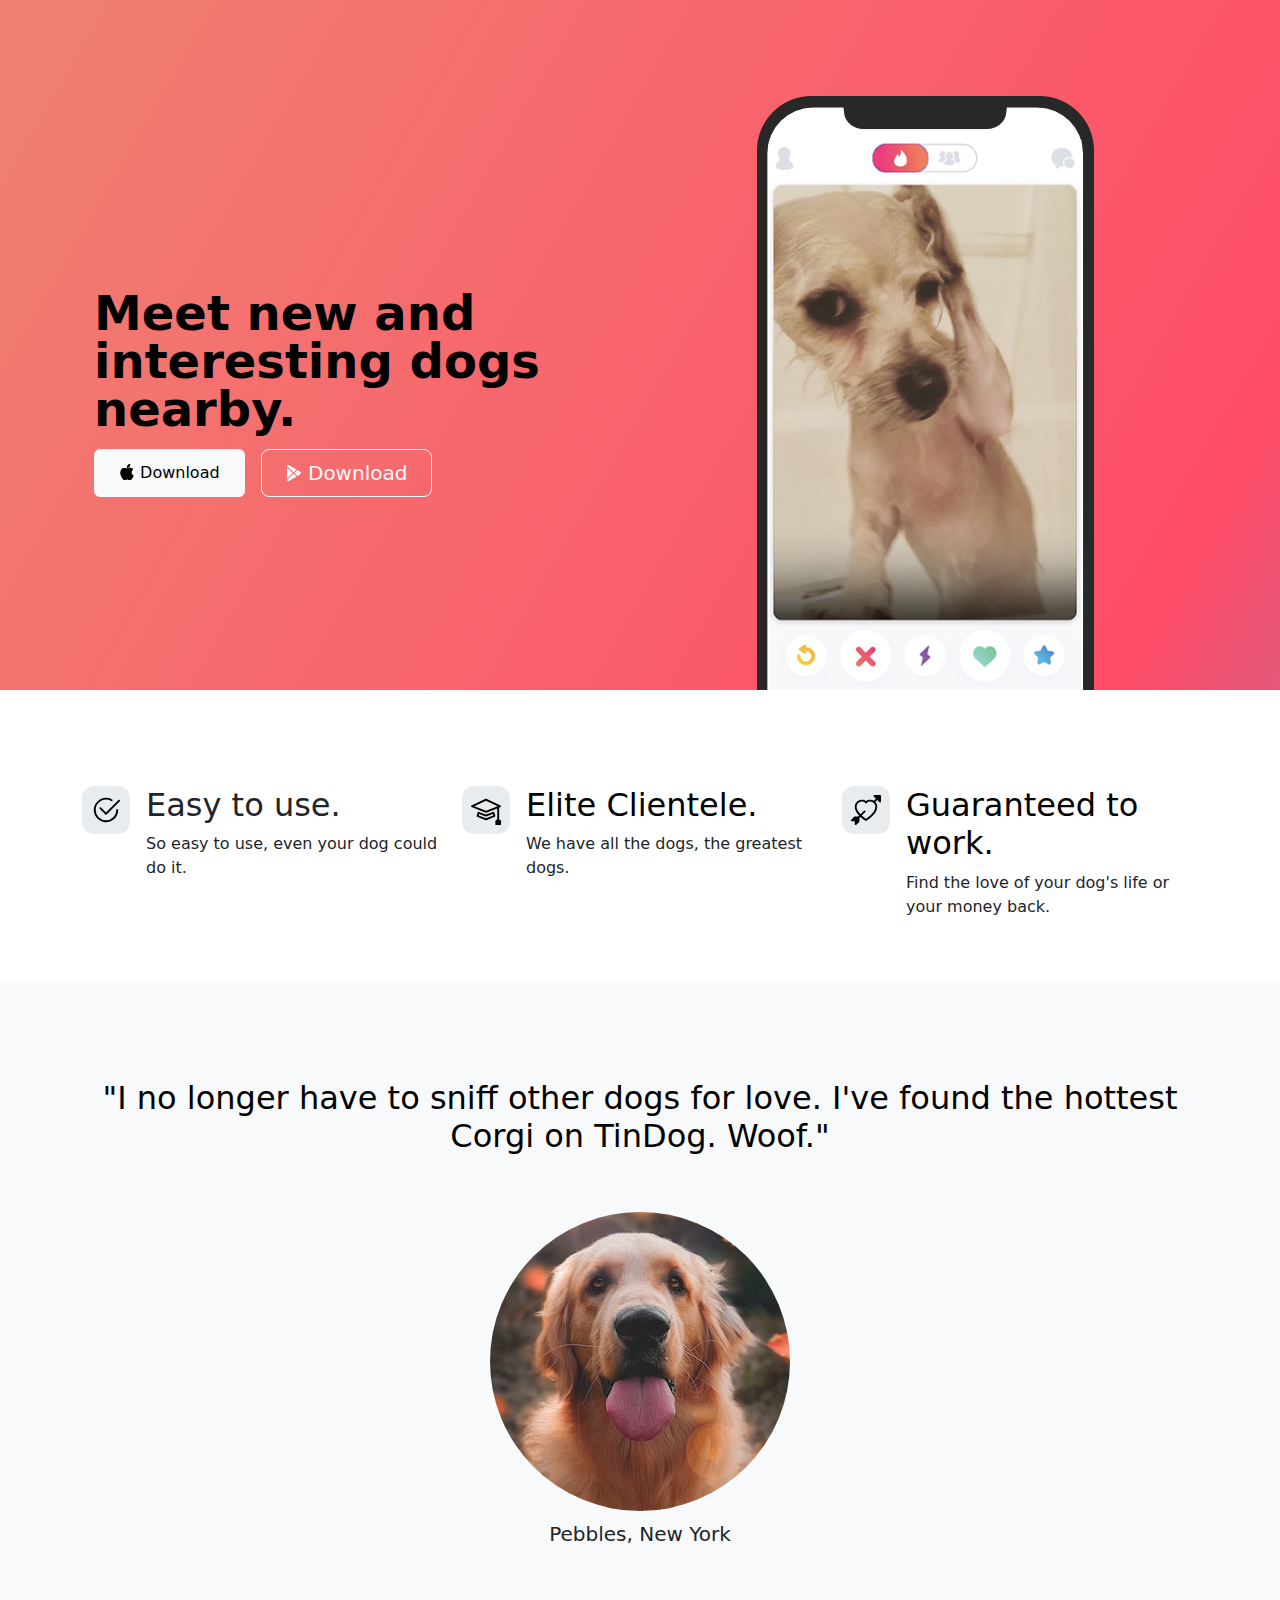
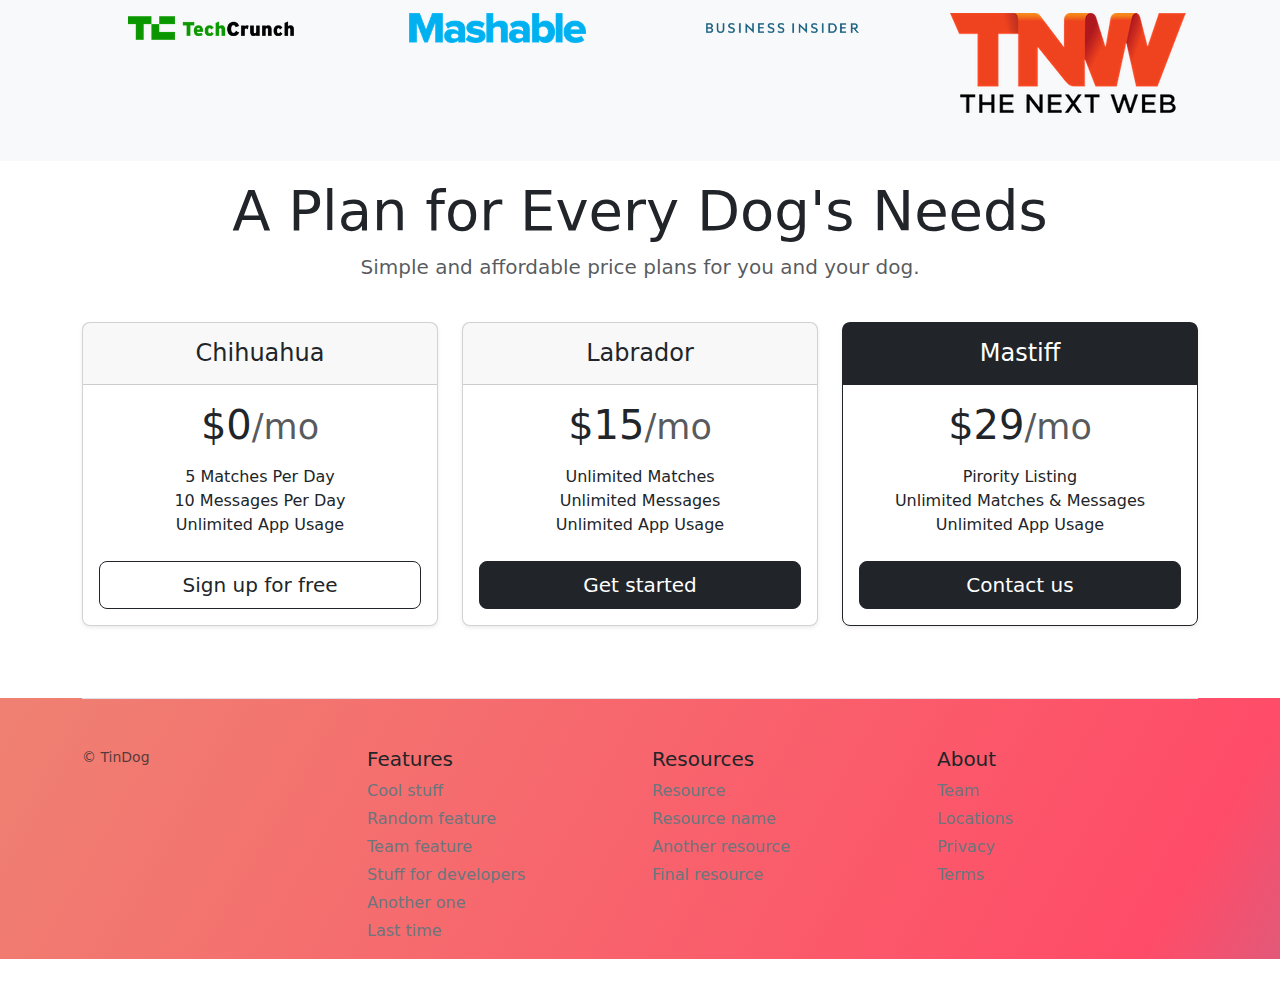
<file: TinDog Project/index.html>
<!DOCTYPE html>
<html lang="en">

<head>
  <meta charset="UTF-8">
  <meta name="viewport" content="width=device-width, initial-scale=1.0">
  <title>TinDog</title>
  <link href="https://cdn.jsdelivr.net/npm/bootstrap@5.3.3/dist/css/bootstrap.min.css" rel="stylesheet" integrity="sha384-QWTKZyjpPEjISv5WaRU9OFeRpok6YctnYmDr5pNlyT2bRjXh0JMhjY6hW+ALEwIH" crossorigin="anonymous">
  <link rel="stylesheet" href="css/style.css">
</head>

<body>

  <!-- Title -->
  <section id="title" class="gradient-background">
    <div class="container col-xxl-8 px-4 pt-5">
      <div class="row flex-lg-row-reverse align-items-center g-5 pt-5">
        <div class="col-10 col-sm-8 col-lg-6">
          <img src="images/iphone.png" class="d-block mx-lg-auto img-fluid" alt="alt demo" height="200" loading="lazy">
        </div>
        <div class="col-lg-6">
          <h1 class="display-5 fw-bold text-body-emphasis lh-1 mb-3">Meet new and interesting dogs nearby.</h1>
          <!-- <p class="lead">Quickly design and customize responsive mobile-first sites with Bootstrap, the world’s most popular front-end open source toolkit, featuring Sass variables and mixins, responsive grid system, extensive prebuilt components, and powerful JavaScript plugins.</p> -->
          <div class="d-grid gap-2 d-md-flex justify-content-md-start">
            <button type="button" class="btn btn-primary btn-light px-4 me-md-2"><svg xmlns="http://www.w3.org/2000/svg" width="16" height="16" fill="currentColor"
              class="bi bi-apple mb-1" viewBox="0 0 16 16">
<path
                d="M11.182.008C11.148-.03 9.923.023 8.857 1.18c-1.066 1.156-.902 2.482-.878 2.516.024.034 1.52.087 2.475-1.258.955-1.345.762-2.391.728-2.43Zm3.314 11.733c-.048-.096-2.325-1.234-2.113-3.422.212-2.189 1.675-2.789 1.698-2.854.023-.065-.597-.79-1.254-1.157a3.692 3.692 0 0 0-1.563-.434c-.108-.003-.483-.095-1.254.116-.508.139-1.653.589-1.968.607-.316.018-1.256-.522-2.267-.665-.647-.125-1.333.131-1.824.328-.49.196-1.422.754-2.074 2.237-.652 1.482-.311 3.83-.067 4.56.244.729.625 1.924 1.273 2.796.576.984 1.34 1.667 1.659 1.899.319.232 1.219.386 1.843.067.502-.308 1.408-.485 1.766-.472.357.013 1.061.154 1.782.539.571.197 1.111.115 1.652-.105.541-.221 1.324-1.059 2.238-2.758.347-.79.505-1.217.473-1.282Z" />
<path
                d="M11.182.008C11.148-.03 9.923.023 8.857 1.18c-1.066 1.156-.902 2.482-.878 2.516.024.034 1.52.087 2.475-1.258.955-1.345.762-2.391.728-2.43Zm3.314 11.733c-.048-.096-2.325-1.234-2.113-3.422.212-2.189 1.675-2.789 1.698-2.854.023-.065-.597-.79-1.254-1.157a3.692 3.692 0 0 0-1.563-.434c-.108-.003-.483-.095-1.254.116-.508.139-1.653.589-1.968.607-.316.018-1.256-.522-2.267-.665-.647-.125-1.333.131-1.824.328-.49.196-1.422.754-2.074 2.237-.652 1.482-.311 3.83-.067 4.56.244.729.625 1.924 1.273 2.796.576.984 1.34 1.667 1.659 1.899.319.232 1.219.386 1.843.067.502-.308 1.408-.485 1.766-.472.357.013 1.061.154 1.782.539.571.197 1.111.115 1.652-.105.541-.221 1.324-1.059 2.238-2.758.347-.79.505-1.217.473-1.282Z" />
</svg> Download</button>
            <button type="button" class="btn btn-outline-light btn-lg px-4"><svg xmlns="http://www.w3.org/2000/svg" width="16" height="16" fill="currentColor"
              class="bi bi-google-play mb-1" viewBox="0 0 16 16">
<path
                d="M14.222 9.374c1.037-.61 1.037-2.137 0-2.748L11.528 5.04 8.32 8l3.207 2.96 2.694-1.586Zm-3.595 2.116L7.583 8.68 1.03 14.73c.201 1.029 1.36 1.61 2.303 1.055l7.294-4.295ZM1 13.396V2.603L6.846 8 1 13.396ZM1.03 1.27l6.553 6.05 3.044-2.81L3.333.215C2.39-.341 1.231.24 1.03 1.27Z" />
</svg> Download</button>
          </div>
        </div>
      </div>
    </div>


  </section>
  <!-- Features -->
  <section id="features">
    <div class="container mt-5">
      <div class="row g-4 py-5 row-cols-1 row-cols-lg-3">
        <div class="col d-flex align-items-start">
          <div
            class="icon-square text-body-emphasis bg-body-secondary d-inline-flex align-items-center justify-content-center fs-4 flex-shrink-0 me-3">
            <svg xmlns="http://www.w3.org/2000/svg" height="30" fill="currentColor" class="bi bi-check2-circle"
              viewBox="0 0 16 16">
              <path
                d="M2.5 8a5.5 5.5 0 0 1 8.25-4.764.5.5 0 0 0 .5-.866A6.5 6.5 0 1 0 14.5 8a.5.5 0 0 0-1 0 5.5 5.5 0 1 1-11 0z" />
              <path
                d="M15.354 3.354a.5.5 0 0 0-.708-.708L8 9.293 5.354 6.646a.5.5 0 1 0-.708.708l3 3a.5.5 0 0 0 .708 0l7-7z" />
            </svg>
          </div>
          <div>
            <h3 class="fs-2">Easy to use.</h3>
            <p>So easy to use, even your dog could do it.</p>
            <!-- <a href="#" class="btn btn-primary">
              Primary button
            </a> -->
          </div>
        </div>
        <div class="col d-flex align-items-start">
          <div class="icon-square text-body-emphasis bg-body-secondary d-inline-flex align-items-center justify-content-center fs-4 flex-shrink-0 me-3">
            <svg xmlns="http://www.w3.org/2000/svg" height="30" fill="currentColor" class="bi bi-mortarboard" viewBox="0 0 16 16">
              <path d="M8.211 2.047a.5.5 0 0 0-.422 0l-7.5 3.5a.5.5 0 0 0 .025.917l7.5 3a.5.5 0 0 0 .372 0L14 7.14V13a1 1 0 0 0-1 1v2h3v-2a1 1 0 0 0-1-1V6.739l.686-.275a.5.5 0 0 0 .025-.917l-7.5-3.5ZM8 8.46 1.758 5.965 8 3.052l6.242 2.913L8 8.46Z"/>
              <path d="M4.176 9.032a.5.5 0 0 0-.656.327l-.5 1.7a.5.5 0 0 0 .294.605l4.5 1.8a.5.5 0 0 0 .372 0l4.5-1.8a.5.5 0 0 0 .294-.605l-.5-1.7a.5.5 0 0 0-.656-.327L8 10.466 4.176 9.032Zm-.068 1.873.22-.748 3.496 1.311a.5.5 0 0 0 .352 0l3.496-1.311.22.748L8 12.46l-3.892-1.556Z"/>
              </svg>
          </div>
          <div>
            <h3 class="fs-2 text-body-emphasis">  Elite Clientele.</h3>
            <p>We have all the dogs, the greatest dogs.</p>
            <!-- <a href="#" class="btn btn-primary">
              Primary button
            </a> -->
          </div>
        </div>
        <div class="col d-flex align-items-start">
          <div class="icon-square text-body-emphasis bg-body-secondary d-inline-flex align-items-center justify-content-center fs-4 flex-shrink-0 me-3">
            <svg xmlns="http://www.w3.org/2000/svg" height="30" fill="currentColor" class="bi bi-arrow-through-heart"
              viewBox="0 0 16 16">
<path fill-rule="evenodd"
                d="M2.854 15.854A.5.5 0 0 1 2 15.5V14H.5a.5.5 0 0 1-.354-.854l1.5-1.5A.5.5 0 0 1 2 11.5h1.793l.53-.53c-.771-.802-1.328-1.58-1.704-2.32-.798-1.575-.775-2.996-.213-4.092C3.426 2.565 6.18 1.809 8 3.233c1.25-.98 2.944-.928 4.212-.152L13.292 2 12.147.854A.5.5 0 0 1 12.5 0h3a.5.5 0 0 1 .5.5v3a.5.5 0 0 1-.854.354L14 2.707l-1.006 1.006c.236.248.44.531.6.845.562 1.096.585 2.517-.213 4.092-.793 1.563-2.395 3.288-5.105 5.08L8 13.912l-.276-.182a21.86 21.86 0 0 1-2.685-2.062l-.539.54V14a.5.5 0 0 1-.146.354l-1.5 1.5Zm2.893-4.894A20.419 20.419 0 0 0 8 12.71c2.456-1.666 3.827-3.207 4.489-4.512.679-1.34.607-2.42.215-3.185-.817-1.595-3.087-2.054-4.346-.761L8 4.62l-.358-.368c-1.259-1.293-3.53-.834-4.346.761-.392.766-.464 1.845.215 3.185.323.636.815 1.33 1.519 2.065l1.866-1.867a.5.5 0 1 1 .708.708L5.747 10.96Z" />
</svg>
          </div>
          <div>
            <h3 class="fs-2 text-body-emphasis">Guaranteed to work.</h3>
            <p>Find the love of your dog's life or your money back.</p>
            <!-- <a href="#" class="btn btn-primary">
              Primary button
            </a> -->
          </div>
        </div>
      </div>
    </div>

  </section>
  <!-- Testimonial -->
  <section id="testimonial">
    <div class="p-5 text-center bg-body-tertiary">
      <div class="container py-5">
        <h2 class="text-body-emphasis">"I no longer have to sniff other dogs for love. I've found the hottest Corgi on TinDog. Woof."</h2>
        <img class="profile-img mt-5 mb-2" src="images/dog-img.jpg">
        <p class="col-lg-8 mx-auto lead">
          Pebbles, New York
        </p>
      </div>
      <div class="container">
        <div class="row">
          <div class="col-lg-3 col-12-sm">
            <img src="images/techcrunch.png" height="30">
          </div>
          <div class="col-lg-3  col-12-sm">
            <img src="images/mashable.png" height="30">
          </div>
          <div class="col-lg-3  col-12-sm">
            <img src="images/bizinsider.png" height="30">
          </div>
          <div class="col-lg-3  col-12-sm" height="30">
            <img src="images/tnw.png">
          </div>
        </div>
      </div>
    </div>

  </section>
  <!-- Pricing -->
  <section id="pricing">
    <div class="container">
      <div class="pricing-header p-3 pb-md-4 mx-auto text-center">
        <h2 class="display-4 fw-normal">A Plan for Every Dog's Needs</h2>
        <p class="fs-5 text-body-secondary">Simple and affordable price plans for you and your dog.
      </div>
      <div class="row row-cols-1 row-cols-md-3 mb-3 text-center">
        <div class="col">
          <div class="card mb-4 rounded-3 shadow-sm">
            <div class="card-header py-3">
              <h4 class="my-0 fw-normal">Chihuahua</h4>
            </div>
            <div class="card-body">
              <h1 class="card-title pricing-card-title">$0<small class="text-body-secondary fw-light">/mo</small></h1>
              <ul class="list-unstyled mt-3 mb-4">
                <li>5 Matches Per Day</li>
                <li>10 Messages Per Day</li>
                <li>Unlimited App Usage</li>
              </ul>
              <button type="button" class="w-100 btn btn-lg btn-outline-dark">Sign up for free</button>
            </div>
          </div>
        </div>
        <div class="col">
          <div class="card mb-4 rounded-3 shadow-sm">
            <div class="card-header py-3">
              <h4 class="my-0 fw-normal">Labrador</h4>
            </div>
            <div class="card-body">
              <h1 class="card-title pricing-card-title">$15<small class="text-body-secondary fw-light">/mo</small></h1>
              <ul class="list-unstyled mt-3 mb-4">
                <li>Unlimited Matches</li>
                <li>Unlimited Messages</li>
                <li>Unlimited App Usage</li>
              </ul>
              <button type="button" class="w-100 btn btn-lg btn-dark">Get started</button>
            </div>
          </div>
        </div>
        <div class="col">
          <div class="card mb-4 rounded-3 shadow-sm border-dark">
            <div class="card-header py-3 text-bg-dark border-dark">
              <h4 class="my-0 fw-normal">Mastiff</h4>
            </div>
            <div class="card-body">
              <h1 class="card-title pricing-card-title">$29<small class="text-body-secondary fw-light">/mo</small></h1>
              <ul class="list-unstyled mt-3 mb-4">
                <li>Pirority Listing</li>
                <li>Unlimited Matches & Messages</li>
                <li>Unlimited App Usage</li>
              </ul>
              <button type="button" class="w-100 btn btn-lg btn-dark">Contact us</button>
            </div>
          </div>
        </div>
      </div>
    </div>
  </section>
    
      

 
  <!-- Footer -->
  <section id="footer" class="gradient-background">
    <div class="container">
      <footer class="pt-4 my-md-5 pt-md-5 border-top">
        <div class="row">
          <div class="col-12 col-md">
            <small class="d-block mb-3 text-body-secondary">© TinDog</small>
          </div>
          <div class="col-6 col-md">
            <h5>Features</h5>
            <ul class="list-unstyled text-small">
              <li class="mb-1"><a class="link-secondary text-decoration-none" href="#">Cool stuff</a></li>
              <li class="mb-1"><a class="link-secondary text-decoration-none" href="#">Random feature</a></li>
              <li class="mb-1"><a class="link-secondary text-decoration-none" href="#">Team feature</a></li>
              <li class="mb-1"><a class="link-secondary text-decoration-none" href="#">Stuff for developers</a></li>
              <li class="mb-1"><a class="link-secondary text-decoration-none" href="#">Another one</a></li>
              <li class="mb-1"><a class="link-secondary text-decoration-none" href="#">Last time</a></li>
            </ul>
          </div>
          <div class="col-6 col-md">
            <h5>Resources</h5>
            <ul class="list-unstyled text-small">
              <li class="mb-1"><a class="link-secondary text-decoration-none" href="#">Resource</a></li>
              <li class="mb-1"><a class="link-secondary text-decoration-none" href="#">Resource name</a></li>
              <li class="mb-1"><a class="link-secondary text-decoration-none" href="#">Another resource</a></li>
              <li class="mb-1"><a class="link-secondary text-decoration-none" href="#">Final resource</a></li>
            </ul>
          </div>
          <div class="col-6 col-md">
            <h5>About</h5>
            <ul class="list-unstyled text-small">
              <li class="mb-1"><a class="link-secondary text-decoration-none" href="#">Team</a></li>
              <li class="mb-1"><a class="link-secondary text-decoration-none" href="#">Locations</a></li>
              <li class="mb-1"><a class="link-secondary text-decoration-none" href="#">Privacy</a></li>
              <li class="mb-1"><a class="link-secondary text-decoration-none" href="#">Terms</a></li>
            </ul>
          </div>
        </div>
      </footer>
    </div>
  </div>

  </section>
  <script src="https://cdn.jsdelivr.net/npm/bootstrap@5.3.3/dist/js/bootstrap.bundle.min.js" integrity="sha384-YvpcrYf0tY3lHB60NNkmXc5s9fDVZLESaAA55NDzOxhy9GkcIdslK1eN7N6jIeHz" crossorigin="anonymous"></script>
</body>

</html>
</file>
<file: TinDog Project/css/style.css>
.gradient-background {
  background: linear-gradient(300deg, #00bfff, #ff4c68, #ef8172);
  background-size: 180% 180%;
  animation: gradient-animation 18s ease infinite;
}

@keyframes gradient-animation {
  0% {
    background-position: 0% 50%;
  }
  50% {
    background-position: 100% 50%;
  }
  100% {
    background-position: 0% 50%;
  }
}

.icon-square {
  width: 3rem;
  height: 3rem;
  border-radius: 0.75rem;
}

.profile-img {
  /* height: 100px; */
  border-radius: 50%;
}
</file>
